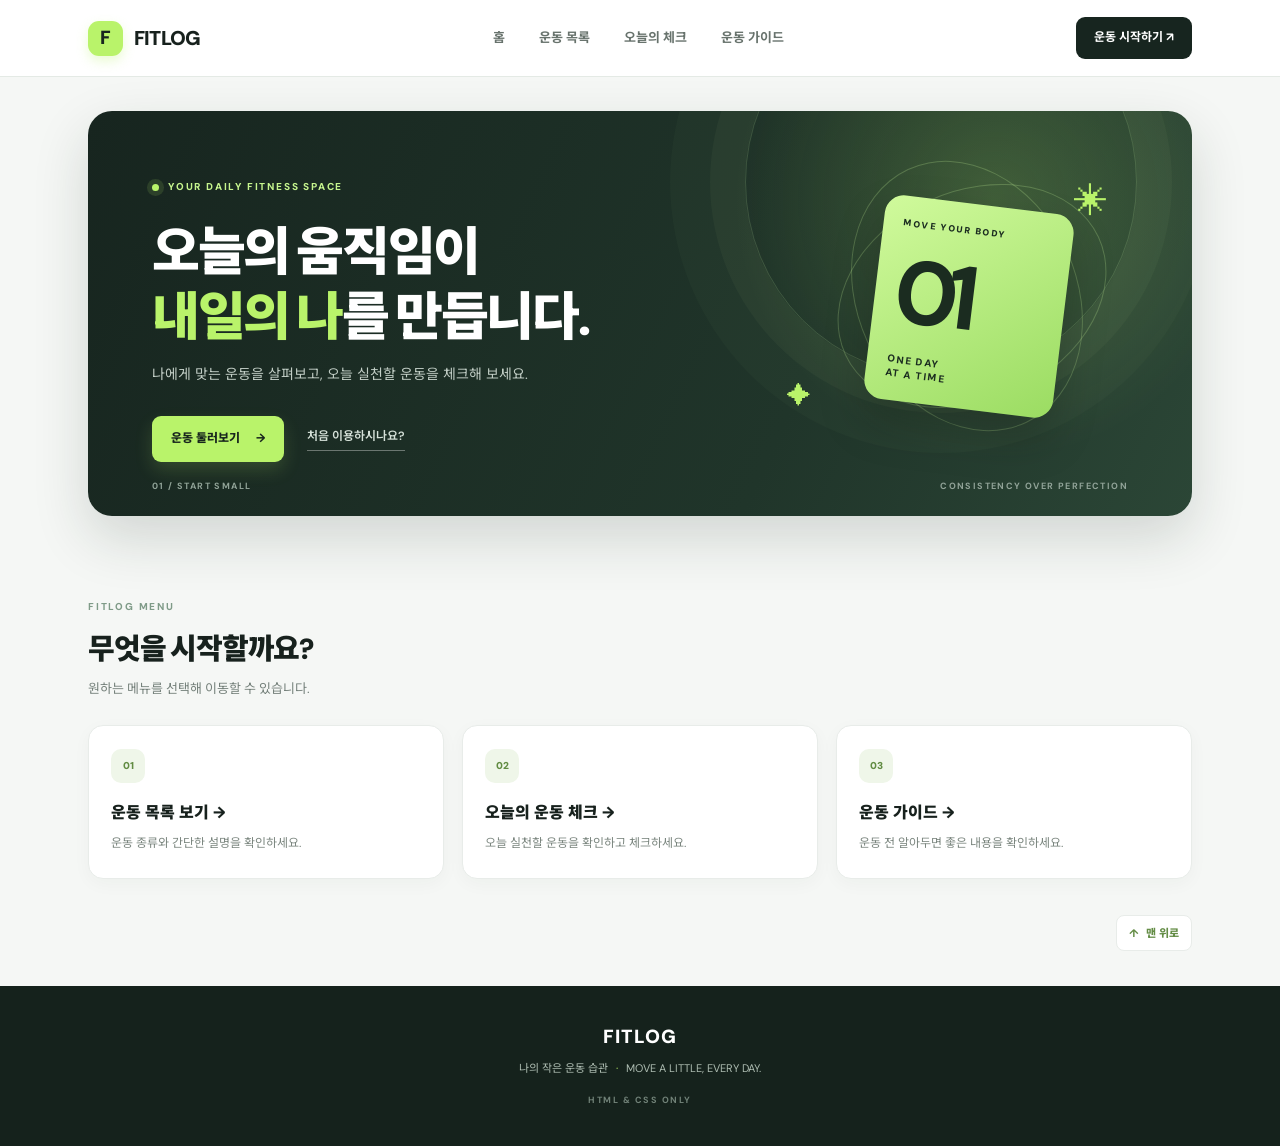
<file: index.html>
<!DOCTYPE html>
<html lang="ko">
<head>
<meta charset="UTF-8">
<meta name="viewport" content="width=device-width, initial-scale=1.0">
<meta name="description" content="HTML과 CSS로 만든 FITLOG 운동 관리 웹사이트">
<title>FITLOG | 나의 운동 노트</title>
<link rel="stylesheet" href="style.css">
</head>
<body>
<header class="site-header" id="top"><div class="header-inner">
<a class="brand" href="index.html" aria-label="FITLOG 홈"><span class="brand-mark">F</span><span>FITLOG</span></a>
<nav class="main-nav" aria-label="주요 메뉴"><a href="index.html">홈</a><a href="workouts.html">운동 목록</a><a href="routine.html">오늘의 체크</a><a href="guide.html">운동 가이드</a></nav>
<a class="header-cta" href="routine.html">운동 시작하기 <span>↗</span></a>
</div></header>
<main class="container">
<section class="hero">
<div class="hero-copy">
<span class="eyebrow"><span class="live-dot"></span> YOUR DAILY FITNESS SPACE</span>
<h1>오늘의 움직임이<br/><em>내일의 나</em>를 만듭니다.</h1>
<p>나에게 맞는 운동을 살펴보고, 오늘 실천할 운동을 체크해 보세요.</p>
<div class="hero-actions">
<a class="button button-primary" href="workouts.html">운동 둘러보기 <span>→</span></a>
<a class="text-link" href="guide.html">처음 이용하시나요?</a>
</div>
</div>
<div aria-hidden="true" class="hero-art">
<div class="art-ring ring-one"></div><div class="art-ring ring-two"></div>
<div class="art-card"><span class="art-label">MOVE YOUR BODY</span><strong>01</strong><span class="art-caption">ONE DAY<br/>AT A TIME</span></div>
<span class="art-star star-one">✳</span><span class="art-star star-two">✦</span>
</div>
<div class="hero-bottom"><span>01 / START SMALL</span><span>CONSISTENCY OVER PERFECTION</span></div>
</section>
<section class="section"><div class="section-top"><div><span class="section-kicker">FITLOG MENU</span><h2>무엇을 시작할까요?</h2><p>원하는 메뉴를 선택해 이동할 수 있습니다.</p></div></div><div class="guide-grid">
<article class="guide-card"><span>01</span><h3><a href="workouts.html">운동 목록 보기 →</a></h3><p>운동 종류와 간단한 설명을 확인하세요.</p></article>
<article class="guide-card"><span>02</span><h3><a href="routine.html">오늘의 운동 체크 →</a></h3><p>오늘 실천할 운동을 확인하고 체크하세요.</p></article>
<article class="guide-card"><span>03</span><h3><a href="guide.html">운동 가이드 →</a></h3><p>운동 전 알아두면 좋은 내용을 확인하세요.</p></article>
</div></section>
<div class="back-top"><a href="#top">↑ <span>맨 위로</span></a></div>
</main>
<footer><a class="footer-brand" href="index.html">FITLOG</a><p>나의 작은 운동 습관 <span>·</span> MOVE A LITTLE, EVERY DAY.</p><small>HTML &amp; CSS ONLY</small></footer>
</body>
</html>
</file>
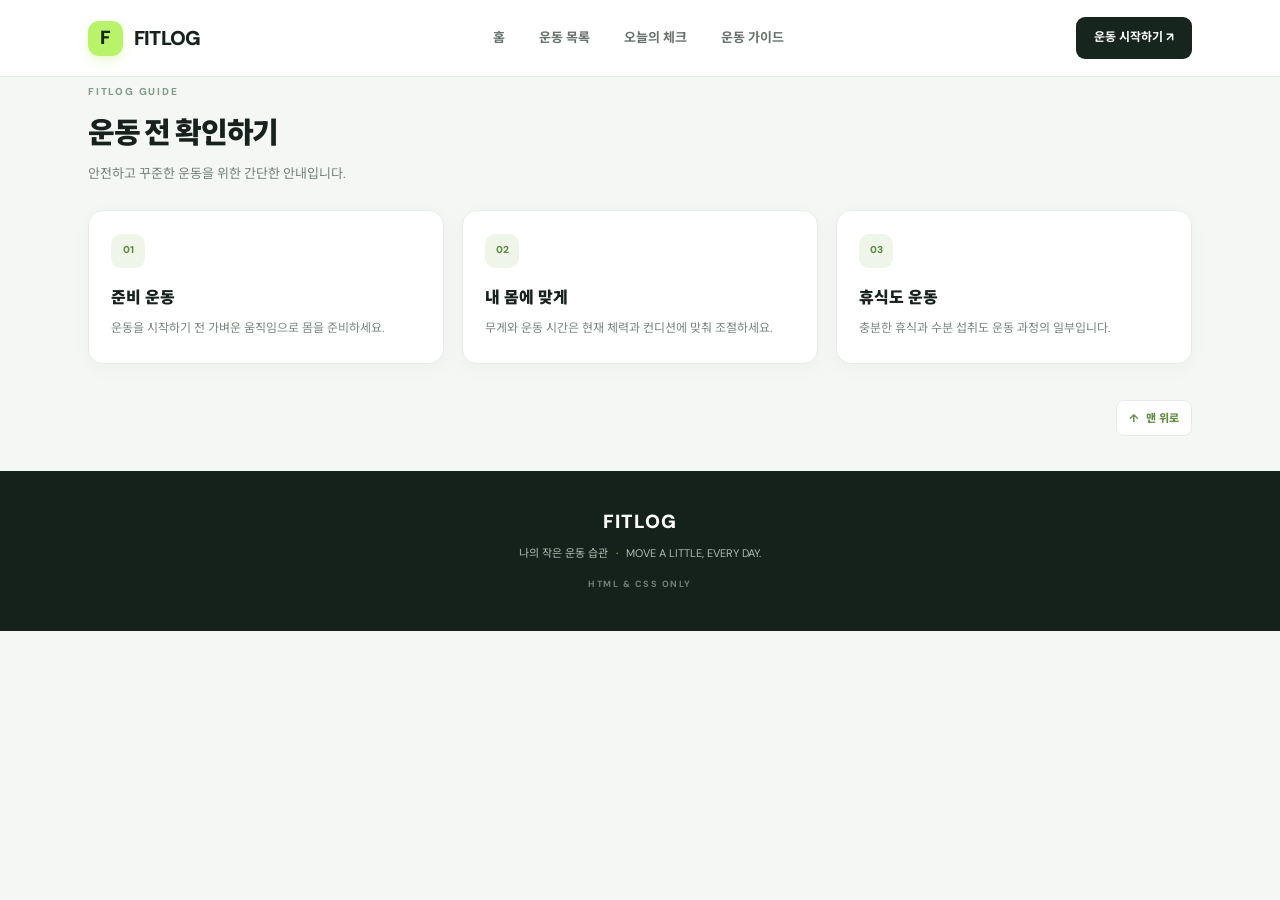
<file: guide.html>
<!DOCTYPE html>
<html lang="ko">
<head>
<meta charset="UTF-8">
<meta name="viewport" content="width=device-width, initial-scale=1.0">
<meta name="description" content="HTML과 CSS로 만든 FITLOG 운동 관리 웹사이트">
<title>FITLOG | 운동 가이드</title>
<link rel="stylesheet" href="style.css">
</head>
<body>
<header class="site-header" id="top"><div class="header-inner">
<a class="brand" href="index.html" aria-label="FITLOG 홈"><span class="brand-mark">F</span><span>FITLOG</span></a>
<nav class="main-nav" aria-label="주요 메뉴"><a href="index.html">홈</a><a href="workouts.html">운동 목록</a><a href="routine.html">오늘의 체크</a><a href="guide.html">운동 가이드</a></nav>
<a class="header-cta" href="routine.html">운동 시작하기 <span>↗</span></a>
</div></header>
<main class="container">
<section class="section guide-section" id="guide">
<div class="section-top"><div><span class="section-kicker">FITLOG GUIDE</span><h2>운동 전 확인하기</h2><p>안전하고 꾸준한 운동을 위한 간단한 안내입니다.</p></div></div>
<div class="guide-grid">
<article class="guide-card"><span>01</span><h3>준비 운동</h3><p>운동을 시작하기 전 가벼운 움직임으로 몸을 준비하세요.</p></article>
<article class="guide-card"><span>02</span><h3>내 몸에 맞게</h3><p>무게와 운동 시간은 현재 체력과 컨디션에 맞춰 조절하세요.</p></article>
<article class="guide-card"><span>03</span><h3>휴식도 운동</h3><p>충분한 휴식과 수분 섭취도 운동 과정의 일부입니다.</p></article>
</div>
</section>
<div class="back-top"><a href="#top">↑ <span>맨 위로</span></a></div>
</main>
<footer><a class="footer-brand" href="index.html">FITLOG</a><p>나의 작은 운동 습관 <span>·</span> MOVE A LITTLE, EVERY DAY.</p><small>HTML &amp; CSS ONLY</small></footer>
</body>
</html>
</file>
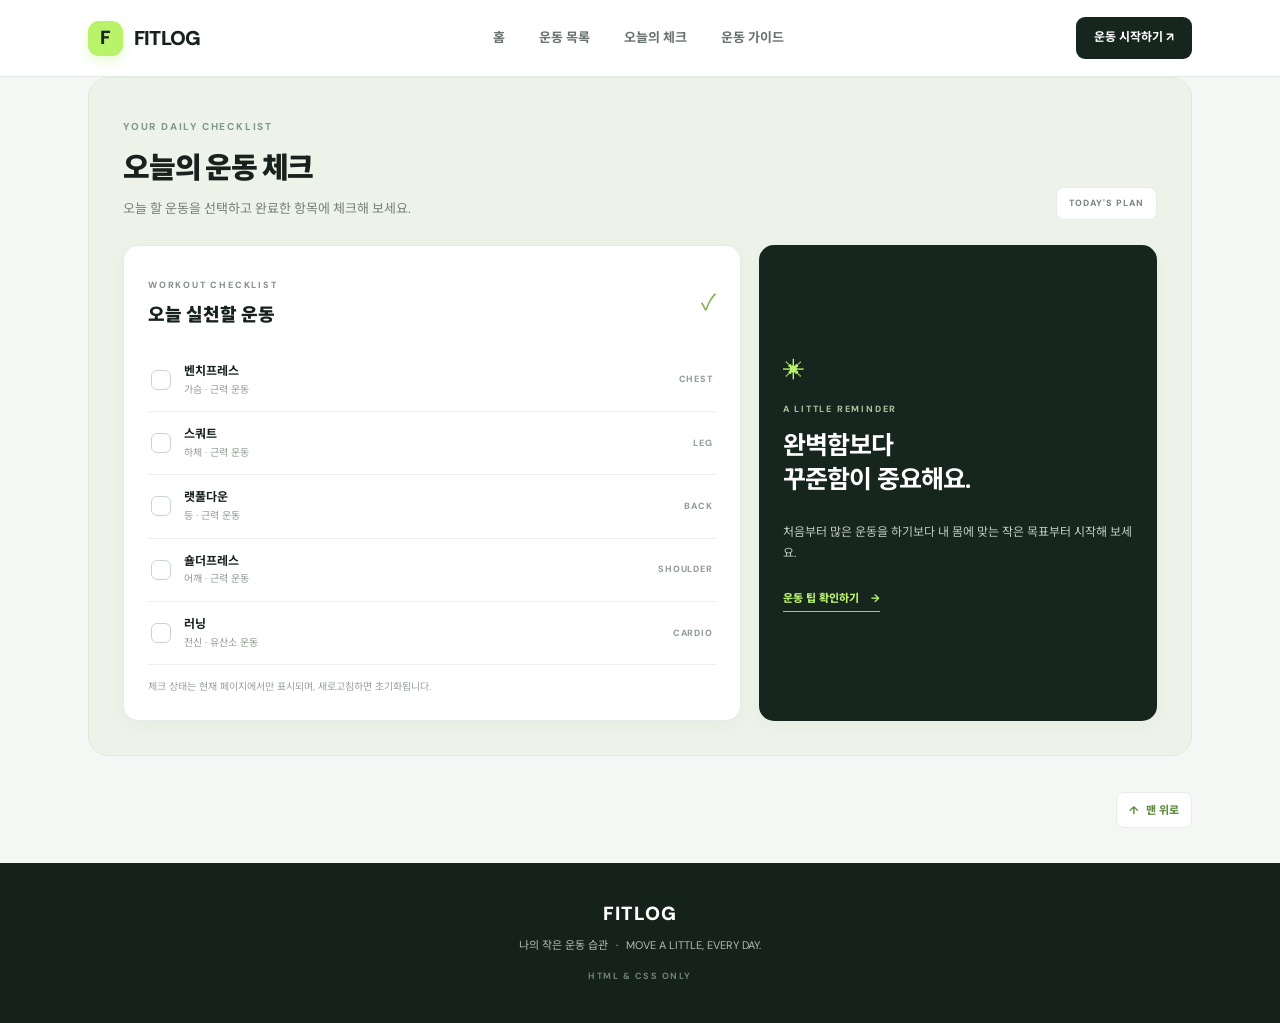
<file: routine.html>
<!DOCTYPE html>
<html lang="ko">
<head>
<meta charset="UTF-8">
<meta name="viewport" content="width=device-width, initial-scale=1.0">
<meta name="description" content="HTML과 CSS로 만든 FITLOG 운동 관리 웹사이트">
<title>FITLOG | 오늘의 운동 체크</title>
<link rel="stylesheet" href="style.css">
</head>
<body>
<header class="site-header" id="top"><div class="header-inner">
<a class="brand" href="index.html" aria-label="FITLOG 홈"><span class="brand-mark">F</span><span>FITLOG</span></a>
<nav class="main-nav" aria-label="주요 메뉴"><a href="index.html">홈</a><a href="workouts.html">운동 목록</a><a href="routine.html">오늘의 체크</a><a href="guide.html">운동 가이드</a></nav>
<a class="header-cta" href="routine.html">운동 시작하기 <span>↗</span></a>
</div></header>
<main class="container">
<section class="section routine-section" id="routine">
<div class="section-top">
<div><span class="section-kicker">YOUR DAILY CHECKLIST</span><h2>오늘의 운동 체크</h2><p>오늘 할 운동을 선택하고 완료한 항목에 체크해 보세요.</p></div>
<span class="today-tag">TODAY'S PLAN</span>
</div>
<div class="routine-layout">
<div class="check-panel">
<div class="check-panel-heading"><div><span class="mini-label">WORKOUT CHECKLIST</span><h3>오늘 실천할 운동</h3></div><span class="check-icon">✓</span></div>
<div class="check-list">
<input id="task1" type="checkbox"/><label for="task1"><span class="fake-check">✓</span><span class="task-text"><b>벤치프레스</b><small>가슴 · 근력 운동</small></span><span class="task-tag">CHEST</span></label>
<input id="task2" type="checkbox"/><label for="task2"><span class="fake-check">✓</span><span class="task-text"><b>스쿼트</b><small>하체 · 근력 운동</small></span><span class="task-tag">LEG</span></label>
<input id="task3" type="checkbox"/><label for="task3"><span class="fake-check">✓</span><span class="task-text"><b>랫풀다운</b><small>등 · 근력 운동</small></span><span class="task-tag">BACK</span></label>
<input id="task4" type="checkbox"/><label for="task4"><span class="fake-check">✓</span><span class="task-text"><b>숄더프레스</b><small>어깨 · 근력 운동</small></span><span class="task-tag">SHOULDER</span></label>
<input id="task5" type="checkbox"/><label for="task5"><span class="fake-check">✓</span><span class="task-text"><b>러닝</b><small>전신 · 유산소 운동</small></span><span class="task-tag">CARDIO</span></label>
</div>
<p class="check-footnote">체크 상태는 현재 페이지에서만 표시되며, 새로고침하면 초기화됩니다.</p>
</div>
<aside class="tip-panel"><span class="tip-icon">✳</span><span class="mini-label">A LITTLE REMINDER</span><h3>완벽함보다<br/>꾸준함이 중요해요.</h3><p>처음부터 많은 운동을 하기보다 내 몸에 맞는 작은 목표부터 시작해 보세요.</p><a href="guide.html">운동 팁 확인하기 <span>→</span></a></aside>
</div>
</section>
<div class="back-top"><a href="#top">↑ <span>맨 위로</span></a></div>
</main>
<footer><a class="footer-brand" href="index.html">FITLOG</a><p>나의 작은 운동 습관 <span>·</span> MOVE A LITTLE, EVERY DAY.</p><small>HTML &amp; CSS ONLY</small></footer>
</body>
</html>
</file>
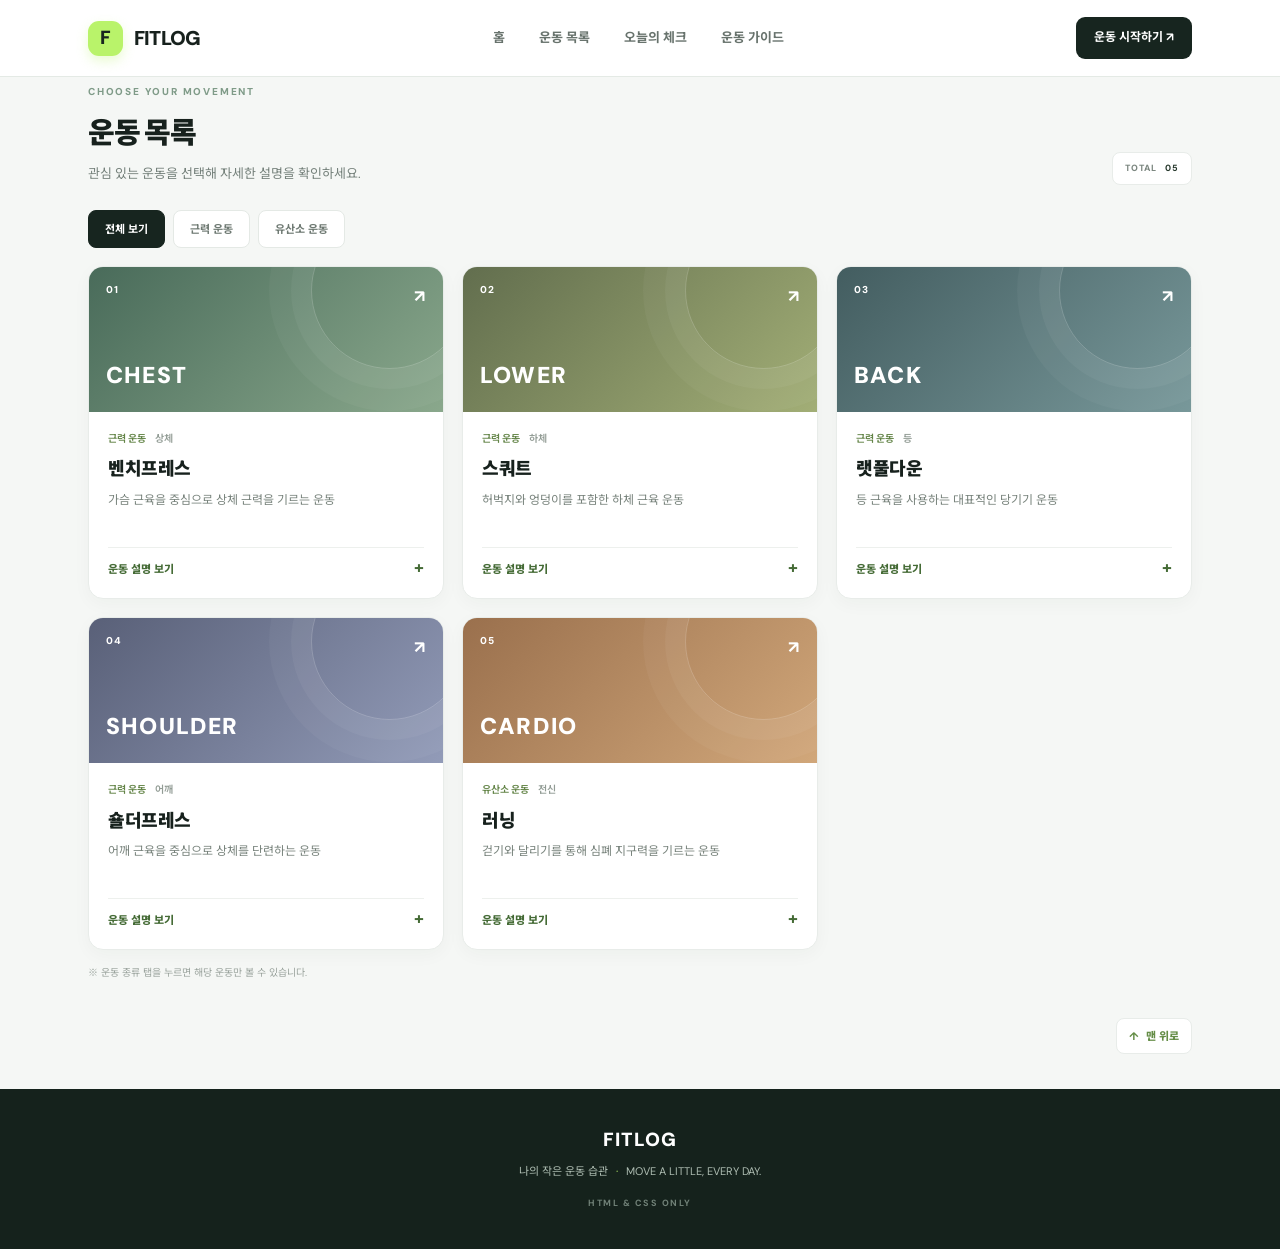
<file: workouts.html>
<!DOCTYPE html>
<html lang="ko">
<head>
<meta charset="UTF-8">
<meta name="viewport" content="width=device-width, initial-scale=1.0">
<meta name="description" content="HTML과 CSS로 만든 FITLOG 운동 관리 웹사이트">
<title>FITLOG | 운동 목록</title>
<link rel="stylesheet" href="style.css">
</head>
<body>
<header class="site-header" id="top"><div class="header-inner">
<a class="brand" href="index.html" aria-label="FITLOG 홈"><span class="brand-mark">F</span><span>FITLOG</span></a>
<nav class="main-nav" aria-label="주요 메뉴"><a href="index.html">홈</a><a href="workouts.html">운동 목록</a><a href="routine.html">오늘의 체크</a><a href="guide.html">운동 가이드</a></nav>
<a class="header-cta" href="routine.html">운동 시작하기 <span>↗</span></a>
</div></header>
<main class="container">
<section class="section" id="workouts">
<div class="section-top">
<div><span class="section-kicker">CHOOSE YOUR MOVEMENT</span><h2>운동 목록</h2><p>관심 있는 운동을 선택해 자세한 설명을 확인하세요.</p></div>
<span class="count-badge">TOTAL <b>05</b></span>
</div>
<div class="filter-area">
<input checked="" id="all" name="category" type="radio"/>
<input id="strength" name="category" type="radio"/>
<input id="cardio" name="category" type="radio"/>
<div aria-label="운동 종류 필터" class="filter-tabs" role="group">
<label for="all">전체 보기</label><label for="strength">근력 운동</label><label for="cardio">유산소 운동</label>
</div>
<div class="exercise-grid">
<article class="exercise-card strength-card">
<div class="card-visual visual-chest"><span class="visual-number">01</span><span class="visual-symbol">↗</span><span class="visual-word">CHEST</span></div>
<div class="card-content"><div class="card-meta"><span>근력 운동</span><span>상체</span></div><h3>벤치프레스</h3><p>가슴 근육을 중심으로 상체 근력을 기르는 운동</p><details><summary>운동 설명 보기</summary><p>벤치에 등을 대고 누워 바벨을 가슴 방향으로 내렸다가 밀어 올리는 운동입니다. 본인에게 맞는 무게와 자세를 우선하세요.</p></details></div>
</article>
<article class="exercise-card strength-card">
<div class="card-visual visual-leg"><span class="visual-number">02</span><span class="visual-symbol">↗</span><span class="visual-word">LOWER</span></div>
<div class="card-content"><div class="card-meta"><span>근력 운동</span><span>하체</span></div><h3>스쿼트</h3><p>허벅지와 엉덩이를 포함한 하체 근육 운동</p><details><summary>운동 설명 보기</summary><p>발을 어깨너비 정도로 벌리고 엉덩이를 뒤로 보내며 앉았다 일어납니다. 허리와 무릎의 편안한 정렬을 유지하세요.</p></details></div>
</article>
<article class="exercise-card strength-card">
<div class="card-visual visual-back"><span class="visual-number">03</span><span class="visual-symbol">↗</span><span class="visual-word">BACK</span></div>
<div class="card-content"><div class="card-meta"><span>근력 운동</span><span>등</span></div><h3>랫풀다운</h3><p>등 근육을 사용하는 대표적인 당기기 운동</p><details><summary>운동 설명 보기</summary><p>바를 어깨보다 넓게 잡고 가슴 윗부분 방향으로 당깁니다. 반동을 줄이고 천천히 움직여 보세요.</p></details></div>
</article>
<article class="exercise-card strength-card">
<div class="card-visual visual-shoulder"><span class="visual-number">04</span><span class="visual-symbol">↗</span><span class="visual-word">SHOULDER</span></div>
<div class="card-content"><div class="card-meta"><span>근력 운동</span><span>어깨</span></div><h3>숄더프레스</h3><p>어깨 근육을 중심으로 상체를 단련하는 운동</p><details><summary>운동 설명 보기</summary><p>덤벨이나 머신을 이용해 어깨 높이에서 위쪽으로 밀어 올립니다. 무리한 중량보다 안정적인 동작이 중요합니다.</p></details></div>
</article>
<article class="exercise-card cardio-card">
<div class="card-visual visual-run"><span class="visual-number">05</span><span class="visual-symbol">↗</span><span class="visual-word">CARDIO</span></div>
<div class="card-content"><div class="card-meta"><span>유산소 운동</span><span>전신</span></div><h3>러닝</h3><p>걷기와 달리기를 통해 심폐 지구력을 기르는 운동</p><details><summary>운동 설명 보기</summary><p>가벼운 속도로 시작해 몸 상태에 맞게 속도와 시간을 조절합니다. 운동 전후로 천천히 걷는 시간을 가져보세요.</p></details></div>
</article>
</div>
<p class="filter-note">※ 운동 종류 탭을 누르면 해당 운동만 볼 수 있습니다.</p>
</div>
</section>
<div class="back-top"><a href="#top">↑ <span>맨 위로</span></a></div>
</main>
<footer><a class="footer-brand" href="index.html">FITLOG</a><p>나의 작은 운동 습관 <span>·</span> MOVE A LITTLE, EVERY DAY.</p><small>HTML &amp; CSS ONLY</small></footer>
</body>
</html>
</file>
<file: style.css>
@import url('https://fonts.googleapis.com/css2?family=DM+Sans:wght@400;500;600;700;800&family=Noto+Sans+KR:wght@400;500;600;700;800;900&display=swap');

:root{--ink:#17211d;--muted:#75817b;--green:#b9f36a;--green-dark:#7fb83d;--deep:#17251f;--line:#e8ece9;--paper:#f5f7f5;--white:#fff;--shadow:0 12px 34px rgba(24,43,33,.07)}
*{box-sizing:border-box}
html{scroll-behavior:smooth;scroll-padding-top:90px}
body{margin:0;background:var(--paper);color:var(--ink);font-family:'DM Sans','Noto Sans KR',Arial,sans-serif;line-height:1.65;-webkit-font-smoothing:antialiased}
a{color:inherit;text-decoration:none}
.site-header{position:sticky;top:0;z-index:20;background:rgba(255,255,255,.92);backdrop-filter:blur(16px);border-bottom:1px solid rgba(225,232,227,.9)}
.header-inner{max-width:1160px;margin:auto;padding:0 28px;height:76px;display:flex;align-items:center;justify-content:space-between;gap:28px}
.brand{display:flex;align-items:center;gap:11px;color:var(--ink);font-size:20px;font-weight:900;letter-spacing:-.8px}
.brand-mark{width:35px;height:35px;display:grid;place-items:center;background:var(--green);color:#17251f;border-radius:11px;font-size:19px;font-weight:900;box-shadow:0 5px 12px rgba(185,243,106,.3)}
.main-nav{display:flex;align-items:center;gap:34px;font-size:13px;font-weight:700;color:#68736d}
.main-nav a{padding:9px 0;position:relative;transition:color .2s}
.main-nav a:hover{color:#17251f}
.main-nav a:hover:after{content:'';position:absolute;left:0;right:0;bottom:0;height:2px;background:var(--green-dark);border-radius:2px}
.header-cta{padding:11px 18px;background:var(--deep);color:white;border-radius:9px;font-size:12px;font-weight:700;transition:.2s}
.header-cta:hover{background:#2c4437;transform:translateY(-1px)}
.container{max-width:1160px;margin:0 auto;padding:0 28px}
.hero{margin:34px 0 76px;padding:62px 64px 54px;min-height:390px;position:relative;overflow:hidden;border-radius:24px;background:radial-gradient(circle at 82% 22%,rgba(185,243,106,.2),transparent 27%),linear-gradient(115deg,#17251f 0%,#20352a 65%,#2b4636 100%);color:#fff;box-shadow:0 22px 55px rgba(24,43,33,.16)}
.hero:before{content:'';position:absolute;width:390px;height:390px;border:1px solid rgba(211,255,172,.16);border-radius:50%;right:55px;top:-125px;box-shadow:0 0 0 35px rgba(211,255,172,.035),0 0 0 75px rgba(211,255,172,.025)}
.hero-copy{max-width:590px;position:relative;z-index:2}
.eyebrow,.section-kicker,.mini-label{font-family:'DM Sans',sans-serif;font-size:10px;letter-spacing:1.8px;font-weight:800;color:#7f9b88}
.eyebrow{display:inline-flex;align-items:center;gap:9px;color:#c6f58e}
.live-dot{width:7px;height:7px;border-radius:50%;background:var(--green);box-shadow:0 0 0 5px rgba(185,243,106,.12)}
.hero h1{margin:21px 0 14px;font-size:clamp(34px,4.3vw,52px);line-height:1.24;letter-spacing:-2.4px;font-weight:900}
.hero h1 em{color:var(--green);font-style:normal}
.hero-copy>p{max-width:470px;color:#c2cec6;font-size:14px;margin:0}
.hero-actions{display:flex;align-items:center;gap:23px;margin-top:30px}
.button{display:inline-flex;align-items:center;gap:16px;padding:13px 19px;border-radius:9px;font-size:12px;font-weight:800;transition:.2s}
.button-primary{background:var(--green);color:#18251d;box-shadow:0 8px 18px rgba(185,243,106,.16)}
.button-primary:hover{background:#ccff8b;transform:translateY(-2px)}
.text-link{color:#d6e1d9;font-size:12px;font-weight:600;border-bottom:1px solid rgba(255,255,255,.35);padding-bottom:3px}
.hero-art{display:block;position:absolute;right:80px;top:45px;width:330px;height:290px;z-index:1}
.art-ring{position:absolute;border:1px solid rgba(200,246,156,.24);border-radius:50%;transform:rotate(-25deg)}
.ring-one{width:280px;height:210px;right:0;top:35px}.ring-two{width:220px;height:280px;right:35px;top:0}
.art-card{position:absolute;right:48px;top:48px;width:190px;height:205px;padding:20px;background:linear-gradient(145deg,#d0fa9c,#9bdc62);color:#1b2c20;border-radius:19px;transform:rotate(7deg);box-shadow:0 22px 45px rgba(0,0,0,.22);display:flex;flex-direction:column;justify-content:space-between}
.art-label{font-size:9px;letter-spacing:1.6px;font-weight:900}.art-card strong{font-size:90px;line-height:1;letter-spacing:-8px}.art-caption{font-size:10px;line-height:1.4;letter-spacing:1.5px;font-weight:800}
.art-star{position:absolute;color:var(--green);font-size:34px}.star-one{right:4px;top:18px}.star-two{left:5px;bottom:30px;font-size:24px}
.hero-bottom{position:absolute;bottom:22px;left:64px;right:64px;display:flex;justify-content:space-between;color:#91a398;font-size:9px;font-weight:700;letter-spacing:1.4px}
.section{margin-bottom:76px}
.section-top{display:flex;justify-content:space-between;align-items:flex-end;gap:20px;margin-bottom:25px}
.section-top h2{margin:7px 0 5px;font-size:29px;letter-spacing:-1.2px;font-weight:900}
.section-top p{margin:0;color:var(--muted);font-size:13px}
.count-badge,.today-tag{padding:8px 12px;background:white;border:1px solid var(--line);border-radius:8px;color:#7b867f;font-size:9px;font-weight:800;letter-spacing:1px}
.count-badge b{color:#26382c;margin-left:5px}
.filter-tabs{display:flex;gap:8px;margin-bottom:18px}
.filter-tabs label{padding:9px 16px;background:white;border:1px solid #e4e9e5;border-radius:8px;color:#6f7a73;font-size:11px;font-weight:700;cursor:pointer;transition:.2s}
.filter-tabs label:hover{border-color:#b7d69a;color:#273a2d}
#all:checked~.filter-tabs label[for='all'],#strength:checked~.filter-tabs label[for='strength'],#cardio:checked~.filter-tabs label[for='cardio']{background:var(--deep);border-color:var(--deep);color:white}
.filter-area>input,.check-list input{position:absolute;left:-9999px}
.exercise-grid,.guide-grid{display:grid;grid-template-columns:repeat(3,minmax(0,1fr));gap:18px}
.exercise-card,.check-panel,.tip-panel,.guide-card{background:white;border:1px solid var(--line);border-radius:15px;overflow:hidden;box-shadow:0 5px 18px rgba(24,43,33,.035);transition:transform .22s,box-shadow .22s}
.exercise-card:hover,.guide-card:hover{transform:translateY(-4px);box-shadow:var(--shadow)}
.card-visual{height:145px;padding:17px;color:white;position:relative;display:flex;align-items:flex-end;overflow:hidden}
.card-visual:after{content:'';position:absolute;width:155px;height:155px;border:1px solid rgba(255,255,255,.2);border-radius:50%;right:-25px;top:-55px;box-shadow:0 0 0 20px rgba(255,255,255,.045),0 0 0 42px rgba(255,255,255,.035)}
.visual-chest{background:linear-gradient(135deg,#496b5a,#8aa88c)}.visual-leg{background:linear-gradient(135deg,#626e4e,#a2ae76)}.visual-back{background:linear-gradient(135deg,#435d60,#78989a)}.visual-shoulder{background:linear-gradient(135deg,#596078,#929bb8)}.visual-run{background:linear-gradient(135deg,#9a704d,#d1a77a)}
.visual-number,.visual-symbol{position:absolute;top:15px;font-size:10px;font-weight:800;letter-spacing:1px}.visual-number{left:17px}.visual-symbol{right:17px;font-size:17px}.visual-word{position:relative;z-index:1;font-size:23px;font-weight:900;letter-spacing:1.2px}
.card-content{padding:19px 19px 20px}.card-meta{display:flex;gap:9px;color:#929c95;font-size:10px;font-weight:600}.card-meta span:first-child{color:#638447}.card-content h3{margin:8px 0 5px;font-size:18px;font-weight:900;letter-spacing:-.5px}.card-content>p{min-height:43px;margin:0 0 14px;color:#78837c;font-size:12px;line-height:1.7}.card-content details{padding-top:12px;border-top:1px solid #edf0ed}.card-content summary{color:#456b36;font-size:11px;font-weight:800;cursor:pointer;list-style:none}.card-content summary:after{content:'+';float:right;font-size:17px;line-height:14px}.card-content details[open] summary:after{content:'−'}.card-content details p{color:#77827a;font-size:11px;line-height:1.8;margin-bottom:0}
#strength:checked~.exercise-grid .cardio-card,#cardio:checked~.exercise-grid .strength-card{display:none}.filter-note{margin-top:15px;color:#9aa39d;font-size:10px}
.routine-section{padding:34px;background:#edf3e9;border:1px solid #e1eadb;border-radius:20px}
.routine-layout{display:grid;grid-template-columns:1.55fr 1fr;gap:18px}.check-panel,.tip-panel{padding:24px}.check-panel-heading{display:flex;justify-content:space-between;align-items:center;margin-bottom:13px}.check-panel-heading h3{margin:5px 0;font-size:18px;font-weight:900}.check-icon,.tip-icon{font-size:22px}.check-icon{color:#7fae4e}.mini-label{color:#84918a;font-size:9px}.check-list label{display:flex;align-items:center;gap:13px;padding:13px 3px;border-bottom:1px solid #edf0ed;cursor:pointer;transition:.2s}.check-list label:hover{padding-left:8px;background:#fbfcfb}.fake-check{width:20px;height:20px;flex:0 0 20px;border:1.5px solid #cbd4cc;border-radius:6px;color:transparent;text-align:center;line-height:18px;font-size:12px}.task-text{display:flex;flex-direction:column;flex:1}.task-text b{font-size:12px}.task-text small,.task-tag{color:#929d95;font-size:10px}.task-tag{font-size:9px;font-weight:800;letter-spacing:.8px}.check-list input:checked+label .fake-check{background:#83b94d;border-color:#83b94d;color:white}.check-list input:checked+label .task-text b{color:#9aa39c;text-decoration:line-through}.check-footnote{margin:14px 0 0;color:#9aa39d;font-size:10px}
.tip-panel{background:var(--deep);color:white;border:0;display:flex;flex-direction:column;align-items:flex-start;justify-content:center}.tip-icon{color:var(--green);margin-bottom:12px}.tip-panel .mini-label{color:#a8c49c}.tip-panel h3{font-size:25px;line-height:1.35;letter-spacing:-.8px;margin:13px 0}.tip-panel p{color:#c0cdc3;font-size:12px;line-height:1.8}.tip-panel a{display:inline-flex;gap:12px;margin-top:12px;padding-bottom:4px;border-bottom:1px solid #a6c58e;color:var(--green);font-size:11px;font-weight:800}
.guide-card{padding:23px 22px}.guide-card>span{display:grid;place-items:center;width:34px;height:34px;background:#eff6e9;border-radius:10px;color:#628c43;font-size:10px;font-weight:900}.guide-card h3{margin:17px 0 7px;font-size:16px;font-weight:900}.guide-card p{margin:0;color:#7b867f;font-size:12px;line-height:1.8}
.back-top{margin:-40px 0 35px;text-align:right;color:#648d46;font-size:11px;font-weight:800}.back-top a{display:inline-flex;align-items:center;gap:7px;padding:8px 12px;background:white;border:1px solid var(--line);border-radius:8px}
footer{padding:35px 15px;background:#15221c;color:white;text-align:center} .footer-brand{font-size:19px;font-weight:900;letter-spacing:1px}footer p{margin:7px 0;color:#aebdb2;font-size:11px}footer p span{color:var(--green);padding:0 5px}footer small{color:#718278;font-size:9px;letter-spacing:1.5px;font-weight:700}
@media(max-width:850px){.hero{padding:48px 42px;min-height:360px}.hero-art{right:20px;opacity:.7;transform:scale(.82);transform-origin:right center}.hero-copy{max-width:530px}.hero h1{font-size:42px}.header-inner{gap:15px}.main-nav{gap:18px}.exercise-grid,.guide-grid{grid-template-columns:repeat(2,minmax(0,1fr))}.routine-layout{grid-template-columns:1fr 1fr}}
@media(max-width:620px){.header-inner{height:66px;padding:0 17px}.brand{font-size:18px}.brand-mark{width:32px;height:32px}.main-nav{display:none}.header-cta{padding:10px 12px;font-size:10px}.container{padding:0 17px}.hero{margin:20px 0 55px;padding:38px 25px 55px;min-height:370px;border-radius:18px}.hero-art{right:-75px;top:100px;opacity:.28;transform:scale(.8)}.hero-copy{max-width:100%}.hero h1{font-size:36px;letter-spacing:-1.8px}.hero-copy>p{font-size:12px;max-width:300px}.hero-bottom{left:25px;right:25px;bottom:18px;font-size:7px;letter-spacing:.7px}.hero-actions{gap:14px;flex-wrap:wrap}.section{margin-bottom:56px}.section-top{align-items:flex-start}.section-top h2{font-size:24px}.section-top p{font-size:11px;max-width:260px}.count-badge,.today-tag{font-size:8px;padding:7px 8px}.exercise-grid,.guide-grid{grid-template-columns:1fr 1fr;gap:11px}.card-visual{height:105px;padding:12px}.visual-word{font-size:17px}.card-content{padding:13px}.card-content h3{font-size:15px}.card-content>p{font-size:10px;min-height:52px}.card-meta{font-size:9px}.routine-section{padding:19px 13px;border-radius:15px}.routine-layout{grid-template-columns:1fr}.check-panel,.tip-panel{padding:18px}.tip-panel h3{font-size:22px}.guide-card{padding:17px 14px}.guide-card h3{font-size:14px;margin-top:13px}.guide-card p{font-size:10px}.filter-tabs{gap:6px}.filter-tabs label{padding:8px 11px;font-size:10px}.back-top{margin:-25px 0 25px}}
@media(max-width:380px){.exercise-grid,.guide-grid{grid-template-columns:1fr}.card-visual{height:125px}.hero h1{font-size:31px}.hero-bottom span:last-child{display:none}}
</file>
